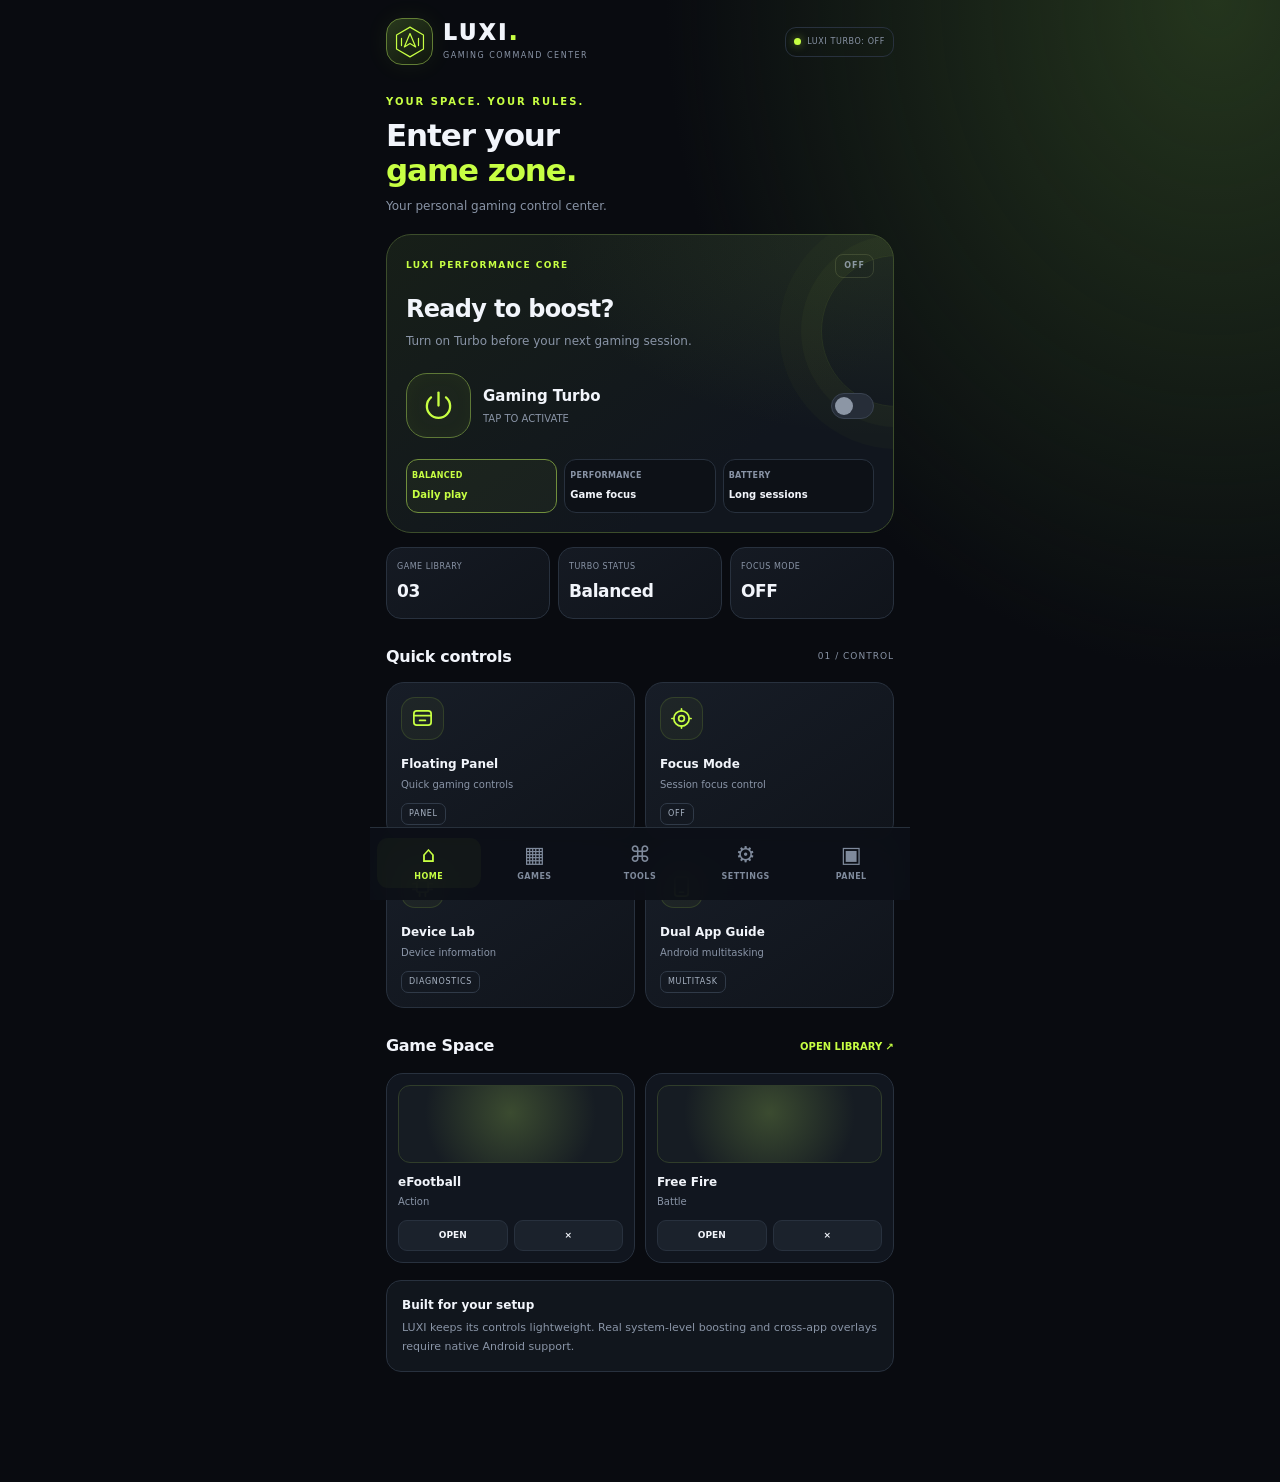
<file: index.html>
<!DOCTYPE html>
<html lang="en">
<head>
  <meta charset="UTF-8">
  <meta name="viewport" content="width=device-width, initial-scale=1">
  <meta name="theme-color" content="#090b10">
  <title>LUXI Gaming Center</title>
  <link rel="stylesheet" href="style.css">
</head>
<body>

  <div class="app-shell">

    <header class="topbar">
      <div class="brand">
        <div class="brand-logo">
          <svg viewBox="0 0 48 48" aria-hidden="true">
            <path d="M24 3 43 14v20L24 45 5 34V14Z"/>
            <path d="m16 31 8-19 8 19-8-5Z"/>
            <path d="M12 19v10m24-10v10"/>
          </svg>
        </div>
        <div>
          <div class="brand-name">LUXI<span>.</span></div>
          <div class="brand-caption">GAMING COMMAND CENTER</div>
        </div>
      </div>
      <div class="system-status">
        <span class="status-dot"></span>
        <span id="systemStatus">SYSTEM READY</span>
      </div>
    </header>

    <main>
      <section class="screen active" id="homeScreen">
        <div class="intro">
          <div class="eyebrow">YOUR SPACE. YOUR RULES.</div>
          <h1>Enter your<br><span>game zone.</span></h1>
          <p>Your personal gaming control center.</p>
        </div>

        <section class="turbo-card">
          <div class="card-topline">
            <span class="eyebrow">LUXI PERFORMANCE CORE</span>
            <span class="state-pill" id="turboState">STANDBY</span>
          </div>

          <h2 id="turboHeading">Ready to play?</h2>
          <p id="turboDescription">Choose your profile and prepare your session.</p>

          <div class="turbo-control">
            <button class="power-button" id="turboButton" aria-label="Toggle Gaming Turbo">
              <svg viewBox="0 0 24 24" aria-hidden="true">
                <path d="M12 2v10"/>
                <path d="M6.2 5.7a9 9 0 1 0 11.6 0"/>
              </svg>
            </button>
            <div class="turbo-label">
              <strong>Gaming Turbo</strong>
              <span id="turboHint">Control mode is off</span>
            </div>
            <button class="toggle-switch" id="turboSwitch"
              aria-label="Toggle Gaming Turbo" aria-pressed="false">
              <span></span>
            </button>
          </div>

          <div class="profile-list">
            <button class="profile selected" data-profile="balanced">
              <span>BALANCED</span><strong>Daily play</strong>
            </button>
            <button class="profile" data-profile="performance">
              <span>PERFORMANCE</span><strong>Game focus</strong>
            </button>
            <button class="profile" data-profile="battery">
              <span>BATTERY</span><strong>Long sessions</strong>
            </button>
          </div>
        </section>

        <div class="metrics">
          <div class="metric">
            <span>GAME LIBRARY</span>
            <strong id="gameCount">00</strong>
          </div>
          <div class="metric">
            <span>TURBO STATUS</span>
            <strong id="modeStatus">READY</strong>
          </div>
          <div class="metric">
            <span>FOCUS MODE</span>
            <strong id="focusStatus">OFF</strong>
          </div>
        </div>

        <div class="section-heading">
          <h2>Quick controls</h2>
          <span>01 / CONTROL</span>
        </div>

        <div class="feature-grid">
          <button class="feature-card" data-action="floating">
            <span class="feature-icon">
              <svg viewBox="0 0 24 24"><rect x="3" y="4" width="18" height="15" rx="3"/><path d="M3 9h18m-12 5h6"/></svg>
            </span>
            <strong>Floating Panel</strong>
            <small>Quick gaming controls</small>
            <span class="feature-tag">PANEL</span>
          </button>

          <button class="feature-card" data-action="focus">
            <span class="feature-icon">
              <svg viewBox="0 0 24 24"><circle cx="12" cy="12" r="8"/><circle cx="12" cy="12" r="3"/><path d="M12 2v2m0 16v2M2 12h2m16 0h2"/></svg>
            </span>
            <strong>Focus Mode</strong>
            <small>Session focus control</small>
            <span class="feature-tag" id="focusTag">DISABLED</span>
          </button>

          <button class="feature-card" data-action="device">
            <span class="feature-icon">
              <svg viewBox="0 0 24 24"><rect x="6" y="6" width="12" height="12" rx="2"/><path d="M9 2v4m6-4v4M9 18v4m6-4v4M2 9h4m-4 6h4m12-6h4m-4 6h4"/></svg>
            </span>
            <strong>Device Lab</strong>
            <small>Device information</small>
            <span class="feature-tag">DIAGNOSTICS</span>
          </button>

          <button class="feature-card" data-action="dual">
            <span class="feature-icon">
              <svg viewBox="0 0 24 24"><rect x="5" y="2" width="14" height="20" rx="3"/><path d="M10 18h4"/></svg>
            </span>
            <strong>Dual App Guide</strong>
            <small>Android multitasking</small>
            <span class="feature-tag">MULTITASK</span>
          </button>
        </div>

        <div class="section-heading">
          <h2>Game Space</h2>
          <button class="text-button" data-screen="gamesScreen">OPEN LIBRARY ↗</button>
        </div>

        <div class="game-list" id="homeGameList"></div>

        <div class="notice">
          <strong>Built for your setup</strong>
          <p>LUXI keeps its controls lightweight. Real system-level boosting and cross-app overlays require native Android support.</p>
        </div>
      </section>

      <section class="screen" id="gamesScreen">
        <div class="intro">
          <div class="eyebrow">YOUR PERSONAL LIBRARY</div>
          <h1>Game <span>Space.</span></h1>
          <p>Organize your gaming collection.</p>
        </div>

        <label class="search-box">
          <span>⌕</span>
          <input id="gameSearch" type="search" placeholder="Search your games...">
        </label>

        <div class="filter-list">
          <button class="filter-button selected" data-filter="All">All Games</button>
          <button class="filter-button" data-filter="Action">Action</button>
          <button class="filter-button" data-filter="Battle">Battle</button>
          <button class="filter-button" data-filter="Other">Other</button>
        </div>

        <div class="game-list" id="allGameList"></div>

        <button class="add-game-button" id="addGameButton">＋ ADD TO GAME SPACE</button>

        <form class="add-game-form" id="addGameForm">
          <input id="newGameName" maxlength="40" placeholder="Enter game name" required>
          <button type="submit">SAVE</button>
        </form>

        <div class="notice">
          <strong>Game library</strong>
          <p>Games saved here are browser entries. Automatically finding and launching installed apps requires native Android integration.</p>
        </div>
      </section>

      <section class="screen" id="toolsScreen">
        <div class="intro">
          <div class="eyebrow">SYSTEM / UTILITIES</div>
          <h1>Gaming <span>toolkit.</span></h1>
          <p>Your tools, organized in one place.</p>
        </div>
        <div class="feature-grid">
          <button class="feature-card" data-action="floating">
            <span class="feature-icon">▣</span>
            <strong>Floating Panel</strong><small>Open control preview</small>
          </button>
          <button class="feature-card" data-action="focus">
            <span class="feature-icon">◎</span>
            <strong>Focus Mode</strong><small>Toggle focus status</small>
          </button>
          <button class="feature-card" data-action="device">
            <span class="feature-icon">⌘</span>
            <strong>Device Lab</strong><small>View device details</small>
          </button>
          <button class="feature-card" data-action="dual">
            <span class="feature-icon">▤</span>
            <strong>Dual App Guide</strong><small>Check multitasking</small>
          </button>
        </div>
        <div class="notice">
          <strong>Overlay compatibility</strong>
          <p>A real floating panel over other apps needs a native Android overlay service and permission.</p>
        </div>
      </section>

      <section class="screen" id="settingsScreen">
        <div class="intro">
          <div class="eyebrow">YOUR CONFIGURATION</div>
          <h1>LUXI <span>Settings.</span></h1>
          <p>Manage your local gaming controls.</p>
        </div>

        <div class="settings-list">
          <div class="settings-row">
            <div><strong>Gaming Turbo</strong><small>Toggle LUXI control state</small></div>
            <button id="settingsTurbo">TOGGLE</button>
          </div>
          <div class="settings-row">
            <div><strong>Focus Mode</strong><small id="settingsFocusText">Currently off</small></div>
            <button id="settingsFocus">TOGGLE</button>
          </div>
          <div class="settings-row">
            <div><strong>Game Library</strong><small>Remove saved game entries</small></div>
            <button id="clearGames">CLEAR</button>
          </div>
          <div class="settings-row">
            <div><strong>Reset Controls</strong><small>Restore default control states</small></div>
            <button id="resetControls">RESET</button>
          </div>
        </div>

        <div class="notice">
          <strong>LUXI · Gaming Command Center</strong>
          <p>No account required. Local settings are saved in browser storage when available.</p>
        </div>
      </section>
    </main>
  </div>

  <nav class="bottom-nav">
    <button class="nav-button active" data-screen="homeScreen">
      <span>⌂</span><small>HOME</small>
    </button>
    <button class="nav-button" data-screen="gamesScreen">
      <span>▦</span><small>GAMES</small>
    </button>
    <button class="nav-button" data-screen="toolsScreen">
      <span>⌘</span><small>TOOLS</small>
    </button>
    <button class="nav-button" data-screen="settingsScreen">
      <span>⚙</span><small>SETTINGS</small>
    </button>
    <button class="nav-button" data-action="floating">
      <span>▣</span><small>PANEL</small>
    </button>
  </nav>

  <div class="modal" id="modal" aria-hidden="true">
    <div class="modal-sheet">
      <div class="modal-heading">
        <h2 id="modalTitle">LUXI Controls</h2>
        <button id="closeModal">CLOSE ✕</button>
      </div>
      <div id="modalContent"></div>
    </div>
  </div>

  <div class="toast" id="toast" role="status"></div>

  <script src="app.js" defer></script>
</body>
</html>
</file>
<file: style.css>
:root {
  --bg: #090b10;
  --panel: #11161f;
  --panel2: #171e28;
  --line: #28313e;
  --text: #f2f5fb;
  --muted: #8994a6;
  --lime: #c7ff43;
  --cyan: #65e7ff;
  --radius: 20px;
}

* {
  box-sizing: border-box;
  -webkit-tap-highlight-color: transparent;
}

html {
  min-height: 100%;
  background: var(--bg);
  scroll-behavior: smooth;
}

body {
  margin: 0;
  min-height: 100vh;
  color: var(--text);
  background:
    radial-gradient(ellipse at 95% 0%, #24351d 0, transparent 32%),
    var(--bg);
  font-family: system-ui, -apple-system, "Segoe UI", sans-serif;
  font-size: 14px;
  line-height: 1.5;
}

button,
input {
  font: inherit;
}

button {
  color: inherit;
  cursor: pointer;
  touch-action: manipulation;
}

button:focus-visible,
input:focus-visible {
  outline: 2px solid var(--lime);
  outline-offset: 3px;
}

button:active {
  transform: scale(.98);
}

svg {
  width: 24px;
  height: 24px;
  fill: none;
  stroke: currentColor;
  stroke-width: 1.8;
  stroke-linecap: round;
  stroke-linejoin: round;
}

.app-shell {
  width: 100%;
  max-width: 540px;
  min-height: 100vh;
  margin: 0 auto;
  padding: 18px 16px 110px;
  overflow: hidden;
}

/* BRAND */

.topbar {
  display: flex;
  align-items: center;
  justify-content: space-between;
  gap: 10px;
}

.brand {
  display: flex;
  align-items: center;
  gap: 10px;
  min-width: 0;
}

.brand-logo {
  width: 47px;
  height: 47px;
  flex-shrink: 0;
  display: grid;
  place-items: center;
  color: var(--lime);
  border: 1px solid #627e35;
  border-radius: 16px;
  background: linear-gradient(145deg, #29391d, #10160e);
  box-shadow: 0 0 25px #c7ff4310;
}

.brand-logo svg {
  width: 34px;
  height: 34px;
  stroke-width: 1.7;
}

.brand-name {
  font-size: 21px;
  line-height: 1.2;
  font-weight: 950;
  letter-spacing: 3px;
}

.brand-name span {
  color: var(--lime);
}

.brand-caption {
  margin-top: 4px;
  color: var(--muted);
  font-size: 8px;
  letter-spacing: 1.5px;
  white-space: nowrap;
}

.system-status {
  display: flex;
  align-items: center;
  gap: 6px;
  padding: 8px;
  color: var(--muted);
  border: 1px solid var(--line);
  border-radius: 11px;
  font-size: 8px;
  letter-spacing: .6px;
  white-space: nowrap;
}

.status-dot {
  width: 7px;
  height: 7px;
  flex-shrink: 0;
  border-radius: 50%;
  background: var(--lime);
  box-shadow: 0 0 9px #c7ff4380;
}

/* HEADINGS */

.intro {
  margin: 29px 0 19px;
}

.eyebrow {
  color: var(--lime);
  font-size: 10px;
  font-weight: 850;
  letter-spacing: 2px;
}

.intro h1 {
  margin: 9px 0;
  font-size: 31px;
  line-height: 1.13;
  letter-spacing: -1.1px;
  font-weight: 850;
}

.intro h1 span {
  color: var(--lime);
}

.intro p,
.turbo-card > p {
  margin: 0;
  color: var(--muted);
  font-size: 12px;
}

/* GAMING TURBO */

.turbo-card {
  position: relative;
  overflow: hidden;
  padding: 19px;
  border: 1px solid #3c4d2b;
  border-radius: 25px;
  background:
    radial-gradient(ellipse at 100% 0%, #59763435, transparent 48%),
    linear-gradient(145deg, #171f18, #11161e 72%);
}

.turbo-card::after {
  content: "";
  position: absolute;
  width: 150px;
  height: 150px;
  top: 20px;
  right: -80px;
  border: 1px solid #c7ff4315;
  border-radius: 50%;
  box-shadow:
    0 0 0 20px #c7ff4307,
    0 0 0 42px #c7ff4305;
  pointer-events: none;
}

.card-topline {
  display: flex;
  justify-content: space-between;
  align-items: center;
  gap: 8px;
}

.card-topline .eyebrow {
  font-size: 9px;
  letter-spacing: 1.4px;
}

.state-pill {
  padding: 5px 8px;
  border: 1px solid #394331;
  border-radius: 8px;
  color: var(--muted);
  font-size: 8px;
  font-weight: 850;
  letter-spacing: 1px;
  white-space: nowrap;
}

.turbo-card h2 {
  position: relative;
  z-index: 1;
  margin: 13px 0 5px;
  font-size: 24px;
  letter-spacing: -.7px;
}

.turbo-control {
  position: relative;
  z-index: 1;
  display: flex;
  align-items: center;
  gap: 12px;
  margin-top: 23px;
}

.power-button {
  width: 65px;
  height: 65px;
  flex-shrink: 0;
  display: grid;
  place-items: center;
  color: var(--lime);
  border: 1px solid #5e7837;
  border-radius: 21px;
  background: #c7ff430b;
  box-shadow: inset 0 0 20px #c7ff4308;
  transition: background .2s, color .2s, box-shadow .2s;
}

.power-button svg {
  width: 31px;
  height: 31px;
}

.power-button.on {
  color: #10170a;
  background: var(--lime);
  box-shadow: 0 0 24px #c7ff4325;
}

.turbo-label {
  display: flex;
  flex: 1;
  min-width: 0;
  flex-direction: column;
  gap: 4px;
}

.turbo-label strong {
  font-size: 15px;
}

.turbo-label span {
  color: var(--muted);
  font-size: 10px;
}

.toggle-switch {
  width: 43px;
  height: 26px;
  flex-shrink: 0;
  display: flex;
  align-items: center;
  padding: 3px;
  border: 1px solid #3a4351;
  border-radius: 20px;
  background: #262d38;
}

.toggle-switch span {
  width: 18px;
  height: 18px;
  border-radius: 50%;
  background: #8c96a5;
  transition: transform .2s, background .2s;
}

.toggle-switch.active {
  border-color: #789d37;
  background: #34451f;
}

.toggle-switch.active span {
  background: var(--lime);
  transform: translateX(16px);
}

.profile-list {
  position: relative;
  z-index: 1;
  display: grid;
  grid-template-columns: repeat(3, minmax(0, 1fr));
  gap: 7px;
  margin-top: 21px;
}

.profile {
  min-width: 0;
  padding: 10px 5px;
  text-align: left;
  border: 1px solid var(--line);
  border-radius: 12px;
  background: #0d1117;
}

.profile span {
  display: block;
  overflow-wrap: anywhere;
  color: var(--muted);
  font-size: 8px;
  font-weight: 850;
  letter-spacing: .3px;
}

.profile strong {
  display: block;
  margin-top: 5px;
  font-size: 10px;
  font-weight: 650;
}

.profile.selected {
  border-color: #718f3c;
  background: #c7ff430b;
}

.profile.selected span,
.profile.selected strong {
  color: var(--lime);
}

/* METRICS */

.metrics {
  display: grid;
  grid-template-columns: repeat(3, minmax(0, 1fr));
  gap: 8px;
  margin: 14px 0 26px;
}

.metric {
  min-width: 0;
  padding: 13px 10px;
  border: 1px solid var(--line);
  border-radius: 15px;
  background: linear-gradient(145deg, #151a23, #10141b);
}

.metric span {
  display: block;
  color: var(--muted);
  font-size: 8px;
  letter-spacing: .5px;
}

.metric strong {
  display: block;
  margin-top: 6px;
  font-size: 17px;
  overflow-wrap: anywhere;
  letter-spacing: -.4px;
}

/* SECTION TITLES */

.section-heading {
  display: flex;
  align-items: center;
  justify-content: space-between;
  gap: 9px;
  margin: 25px 0 13px;
}

.section-heading h2 {
  margin: 0;
  font-size: 16px;
  letter-spacing: -.3px;
}

.section-heading > span {
  color: var(--muted);
  font-size: 9px;
  letter-spacing: 1px;
}

.text-button {
  padding: 6px 0 6px 6px;
  border: 0;
  background: transparent;
  color: var(--lime);
  font-size: 10px;
  font-weight: 800;
}

/* FEATURE CARDS */

.feature-grid {
  display: grid;
  grid-template-columns: repeat(2, minmax(0, 1fr));
  gap: 10px;
}

.feature-card {
  min-width: 0;
  min-height: 151px;
  display: flex;
  flex-direction: column;
  align-items: flex-start;
  padding: 14px;
  text-align: left;
  border: 1px solid var(--line);
  border-radius: 18px;
  background: linear-gradient(145deg, #171d27, #10141b);
  transition: border-color .18s, background .18s;
}

.feature-card:active {
  border-color: #60783b;
}

.feature-icon {
  width: 43px;
  height: 43px;
  flex-shrink: 0;
  display: grid;
  place-items: center;
  margin-bottom: 15px;
  color: var(--lime);
  border: 1px solid #c7ff4320;
  border-radius: 14px;
  background: #c7ff430b;
}

.feature-icon svg {
  width: 23px;
  height: 23px;
}

.feature-card > strong {
  font-size: 12px;
  font-weight: 800;
}

.feature-card > small {
  margin-top: 4px;
  color: var(--muted);
  font-size: 10px;
  line-height: 1.5;
}

.feature-tag {
  margin-top: 11px;
  padding: 4px 7px;
  color: #a7b2c2;
  border: 1px solid #303a48;
  border-radius: 7px;
  font-size: 8px;
  letter-spacing: .7px;
}

/* GAME SPACE */

.search-box {
  display: flex;
  align-items: center;
  gap: 10px;
  padding: 12px;
  border: 1px solid var(--line);
  border-radius: 14px;
  background: var(--panel);
}

.search-box > span {
  color: var(--lime);
  font-size: 23px;
  line-height: 1;
}

.search-box input {
  width: 100%;
  min-width: 0;
  color: var(--text);
  border: 0;
  outline: 0;
  background: transparent;
}

.search-box input::placeholder,
.add-game-form input::placeholder {
  color: #687385;
}

.filter-list {
  display: flex;
  gap: 7px;
  overflow-x: auto;
  padding: 13px 0;
  scrollbar-width: none;
}

.filter-list::-webkit-scrollbar {
  display: none;
}

.filter-button {
  flex-shrink: 0;
  padding: 8px 12px;
  color: var(--muted);
  border: 1px solid var(--line);
  border-radius: 10px;
  background: var(--panel);
  font-size: 10px;
}

.filter-button.selected {
  color: var(--lime);
  border-color: #536b34;
  background: #c7ff430b;
}

.game-list {
  display: grid;
  grid-template-columns: repeat(2, minmax(0, 1fr));
  gap: 10px;
}

.game-card {
  min-width: 0;
  padding: 11px;
  border: 1px solid var(--line);
  border-radius: 17px;
  background: var(--panel);
}

.game-art {
  height: 78px;
  display: grid;
  place-items: center;
  margin-bottom: 10px;
  overflow: hidden;
  color: var(--lime);
  border: 1px solid #303d2a;
  border-radius: 12px;
  background:
    radial-gradient(circle at 50% 35%, #3b4b30, transparent 70%),
    #161c23;
}

.game-art svg {
  width: 38px;
  height: 38px;
}

.game-name {
  display: block;
  overflow-wrap: anywhere;
  font-size: 12px;
  font-weight: 800;
}

.game-type {
  display: block;
  margin-top: 3px;
  color: var(--muted);
  font-size: 10px;
}

.game-actions {
  display: flex;
  gap: 6px;
  margin-top: 11px;
}

.mini-button {
  flex: 1;
  min-width: 0;
  padding: 8px 3px;
  border: 1px solid var(--line);
  border-radius: 9px;
  background: #1b222c;
  font-size: 9px;
  font-weight: 750;
}

.mini-button.primary {
  color: #111709;
  border-color: var(--lime);
  background: var(--lime);
}

.add-game-button {
  width: 100%;
  margin-top: 12px;
  padding: 13px;
  color: var(--lime);
  border: 1px dashed #536b37;
  border-radius: 13px;
  background: #c7ff4305;
  font-size: 11px;
  font-weight: 850;
  letter-spacing: .7px;
}

.add-game-form {
  display: none;
  gap: 8px;
  margin-top: 10px;
}

.add-game-form.show {
  display: flex;
}

.add-game-form input {
  width: 100%;
  min-width: 0;
  padding: 11px;
  color: var(--text);
  border: 1px solid var(--line);
  border-radius: 11px;
  background: var(--panel);
}

.add-game-form button {
  padding: 0 14px;
  color: #111709;
  border: 0;
  border-radius: 11px;
  background: var(--lime);
  font-size: 10px;
  font-weight: 900;
}

.empty-message {
  grid-column: 1 / -1;
  padding: 22px 14px;
  color: var(--muted);
  text-align: center;
  border: 1px dashed var(--line);
  border-radius: 15px;
  font-size: 12px;
}

/* NOTICES */

.notice {
  margin-top: 17px;
  padding: 15px;
  border: 1px solid var(--line);
  border-radius: 15px;
  background: #11161d;
}

.notice strong {
  display: block;
  margin-bottom: 5px;
  font-size: 12px;
}

.notice p {
  margin: 0;
  color: var(--muted);
  font-size: 11px;
  line-height: 1.7;
}

/* SETTINGS */

.settings-list {
  overflow: hidden;
  padding: 0 13px;
  border: 1px solid var(--line);
  border-radius: 17px;
  background: var(--panel);
}

.settings-row {
  display: flex;
  align-items: center;
  justify-content: space-between;
  gap: 10px;
  padding: 15px 0;
  border-bottom: 1px solid var(--line);
}

.settings-row:last-child {
  border-bottom: 0;
}

.settings-row > div {
  min-width: 0;
}

.settings-row strong {
  display: block;
  font-size: 12px;
}

.settings-row small {
  display: block;
  margin-top: 4px;
  color: var(--muted);
  font-size: 10px;
}

.settings-row button {
  flex-shrink: 0;
  padding: 8px 10px;
  color: var(--lime);
  border: 1px solid #39472b;
  border-radius: 9px;
  background: #c7ff4309;
  font-size: 9px;
  font-weight: 850;
}

/* BOTTOM NAVIGATION */

.bottom-nav {
  position: fixed;
  z-index: 20;
  right: 0;
  bottom: 0;
  left: 0;
  width: 100%;
  max-width: 540px;
  display: grid;
  grid-template-columns: repeat(5, minmax(0, 1fr));
  gap: 2px;
  margin: 0 auto;
  padding: 10px 7px max(12px, env(safe-area-inset-bottom));
  border-top: 1px solid #27303b;
  background: #0c1017ed;
  -webkit-backdrop-filter: blur(16px);
  backdrop-filter: blur(16px);
}

.nav-button {
  min-width: 0;
  display: flex;
  flex-direction: column;
  align-items: center;
  justify-content: center;
  gap: 4px;
  padding: 5px 1px;
  color: #7f8a9c;
  border: 0;
  border-radius: 11px;
  background: transparent;
}

.nav-button > span {
  font-size: 22px;
  line-height: 1.1;
}

.nav-button small {
  font-size: 8px;
  font-weight: 800;
  letter-spacing: .5px;
}

.nav-button.active {
  color: var(--lime);
  background: #c7ff4308;
}

/* SCREEN SWITCHING */

.screen {
  display: none;
}

.screen.active {
  display: block;
  animation: screen-in .18s ease-out;
}

@keyframes screen-in {
  from {
    opacity: .55;
    transform: translateY(4px);
  }
  to {
    opacity: 1;
    transform: translateY(0);
  }
}

/* MODAL / FLOATING PANEL PREVIEW */

.modal {
  position: fixed;
  z-index: 40;
  inset: 0;
  display: none;
  align-items: flex-end;
  justify-content: center;
  padding-top: 30px;
  background: #000b;
}

.modal.show {
  display: flex;
}

.modal-sheet {
  width: 100%;
  max-width: 540px;
  max-height: 85vh;
  overflow-y: auto;
  padding: 20px 17px max(22px, env(safe-area-inset-bottom));
  border: 1px solid #303a47;
  border-bottom: 0;
  border-radius: 24px 24px 0 0;
  background: #11161f;
}

.modal-heading {
  display: flex;
  align-items: center;
  justify-content: space-between;
  gap: 10px;
  margin-bottom: 17px;
}

.modal-heading h2 {
  margin: 0;
  font-size: 18px;
}

.modal-heading button {
  padding: 8px 10px;
  border: 1px solid var(--line);
  border-radius: 9px;
  background: #1b222c;
  font-size: 10px;
}

.panel-preview {
  padding: 16px;
  border: 1px solid #526c34;
  border-radius: 18px;
  background: linear-gradient(145deg, #1b2516, #11161f);
}

.panel-preview p {
  margin-top: 12px;
  color: var(--muted);
  font-size: 11px;
  line-height: 1.7;
}

.panel-controls {
  display: grid;
  grid-template-columns: repeat(3, minmax(0, 1fr));
  gap: 8px;
  margin-top: 15px;
}

.panel-controls button {
  min-width: 0;
  padding: 13px 4px;
  border: 1px solid var(--line);
  border-radius: 12px;
  background: #0c1118;
  font-size: 10px;
}

.panel-controls svg {
  display: block;
  margin: 0 auto 8px;
  color: var(--lime);
}

.modal-action {
  width: 100%;
  margin-top: 14px;
  padding: 13px;
  color: #111709;
  border: 0;
  border-radius: 12px;
  background: var(--lime);
  font-size: 11px;
  font-weight: 900;
}

.modal-copy {
  color: var(--muted);
  font-size: 12px;
  line-height: 1.8;
}

/* TOAST */

.toast {
  position: fixed;
  z-index: 60;
  right: 15px;
  bottom: 92px;
  left: 15px;
  width: max-content;
  max-width: calc(100% - 30px);
  margin: 0 auto;
  padding: 11px 15px;
  color: #18200c;
  border: 1px solid #ddff9e;
  border-radius: 12px;
  background: #e6ffb5;
  box-shadow: 0 8px 30px #0005;
  font-size: 11px;
  font-weight: 850;
  text-align: center;
  opacity: 0;
  pointer-events: none;
  transform: translateY(10px);
  transition: opacity .2s, transform .2s;
}

.toast.show {
  opacity: 1;
  transform: translateY(0);
}

/* SMALL PHONES */

@media (max-width: 370px) {
  .app-shell {
    padding-right: 11px;
    padding-left: 11px;
  }

  .brand-caption {
    font-size: 7px;
    letter-spacing: 1px;
  }

  .system-status {
    gap: 5px;
    padding: 7px 6px;
    font-size: 7px;
  }

  .intro h1 {
    font-size: 28px;
  }

  .turbo-card {
    padding: 15px;
  }

  .profile {
    padding: 9px 4px;
  }

  .profile span {
    font-size: 7px;
  }

  .profile strong {
    font-size: 9px;
  }

  .metric {
    padding: 11px 7px;
  }

  .metric span {
    font-size: 7px;
  }

  .feature-card {
    padding: 12px;
  }
}

@media (prefers-reduced-motion: reduce) {
  *,
  *::before,
  *::after {
    animation-duration: .01ms !important;
    transition-duration: .01ms !important;
    scroll-behavior: auto !important;
  }
}
</file>
